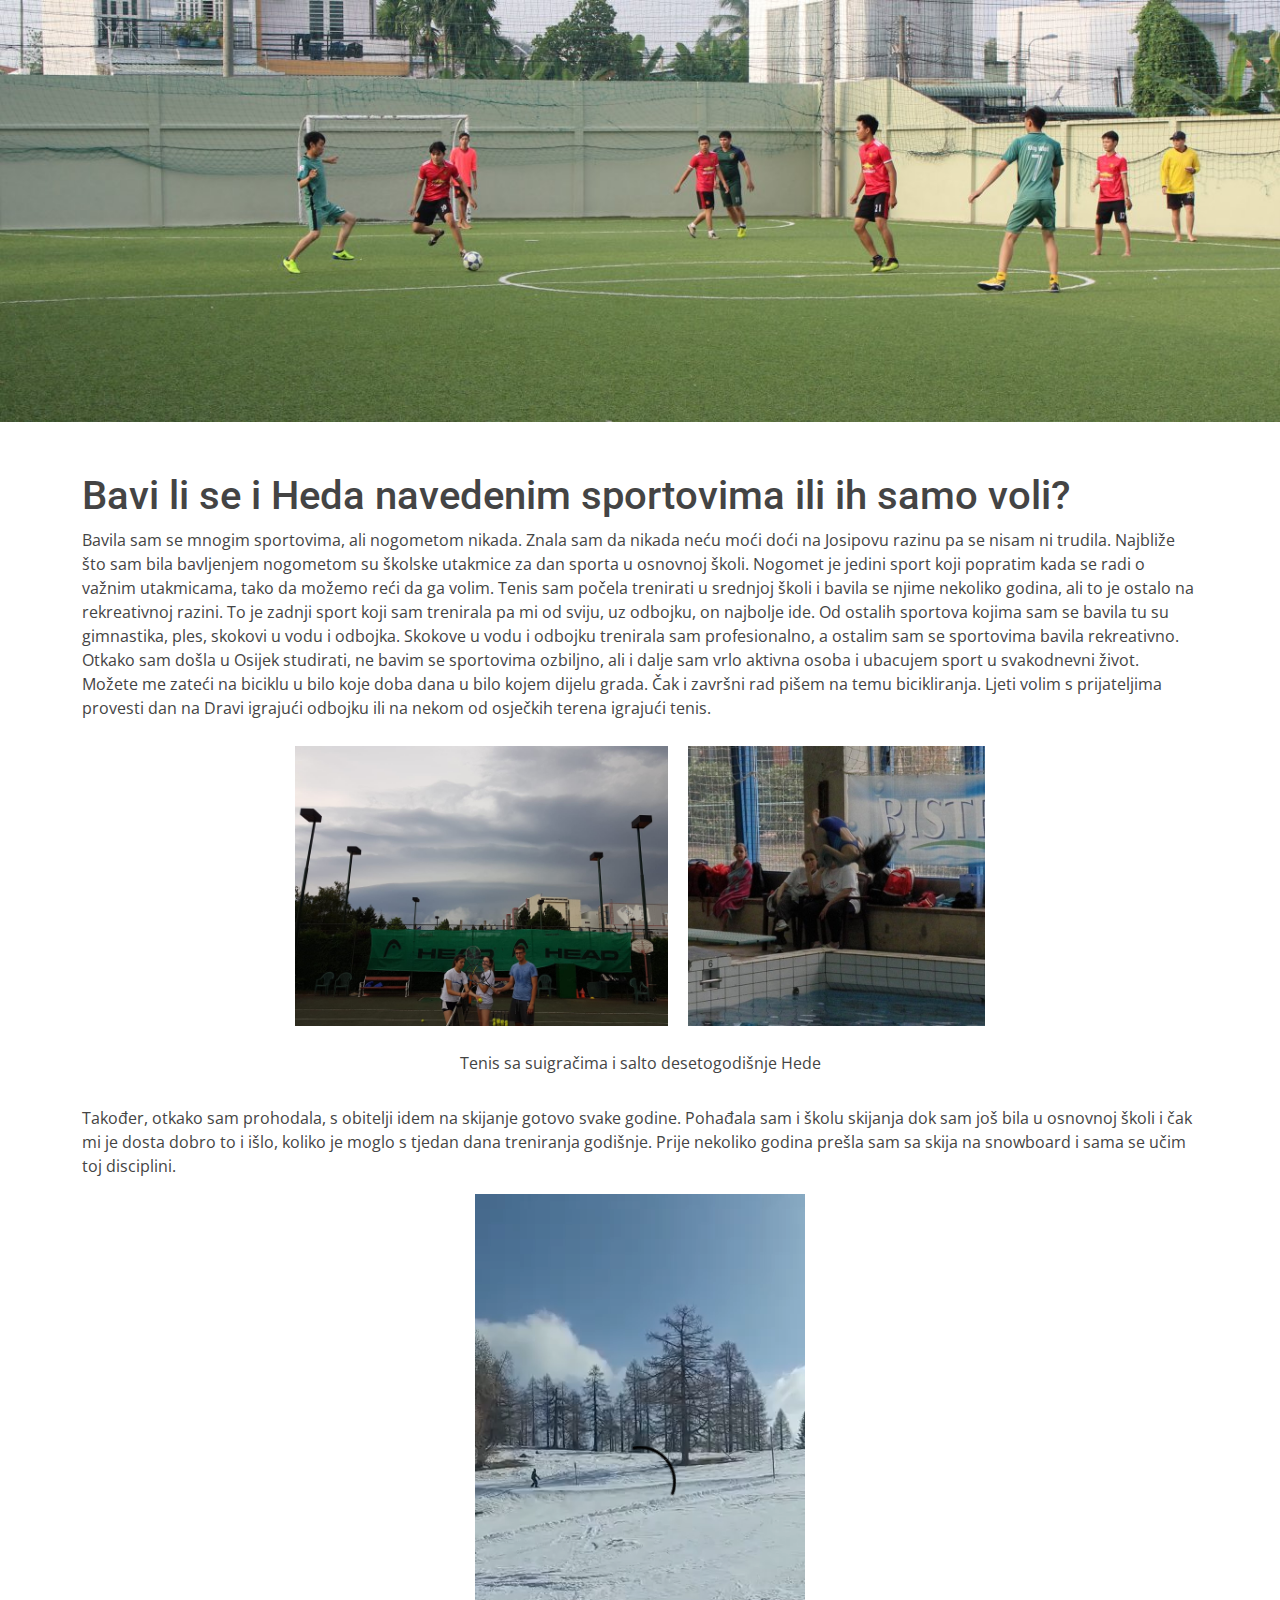
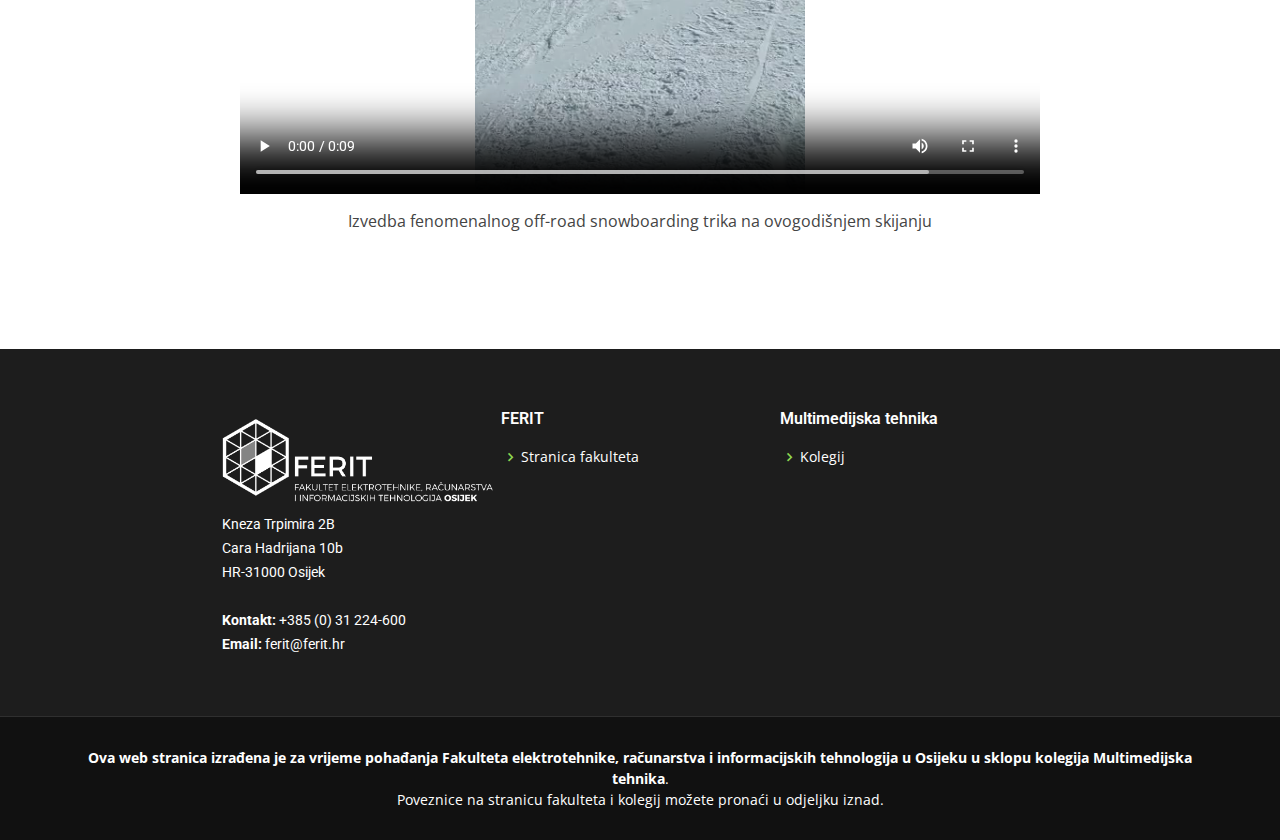
<file: heda_bavljenje.html>
<!DOCTYPE html>
<html lang="en">

<head>
  <meta charset="utf-8">
  <meta content="width=device-width, initial-scale=1.0" name="viewport">

  <title>Omiljeni sport</title>
  <meta content="" name="description">
  <meta content="" name="keywords">

  <!-- Ikone -->
  <link href="assets/img/sport_icon.png" rel="icon">
  <link href="assets/img/sport_icon.png" rel="apple-touch-icon">

  <!-- Google Fontovi -->
  <link href="https://fonts.googleapis.com/css?family=Open+Sans:300,300i,400,400i,600,600i,700,700i|Roboto:300,300i,400,400i,500,500i,600,600i,700,700i|Poppins:300,300i,400,400i,500,500i,600,600i,700,700i" rel="stylesheet">

  <!-- Vendor CSS Fileovi -->
  <link href="assets/vendor/animate.css/animate.min.css" rel="stylesheet">
  <link href="assets/vendor/bootstrap/css/bootstrap.min.css" rel="stylesheet">
  <link href="assets/vendor/bootstrap-icons/bootstrap-icons.css" rel="stylesheet">
  <link href="assets/vendor/boxicons/css/boxicons.min.css" rel="stylesheet">
  <link href="assets/vendor/glightbox/css/glightbox.min.css" rel="stylesheet">
  <link href="assets/vendor/swiper/swiper-bundle.min.css" rel="stylesheet">
  

  <!-- Poveznica sa CSS Fileom -->
  <link href="assets/css/style.css" rel="stylesheet">

 
</head>

<body>

    <div class="d-flex align-items-center justify-content-center">
    <img src="assets/img/footballbanner.jpg" class="img-fluid" alt="">
    </div>

    
      <div class="container" style="padding-top: 50px; padding-bottom: 100px;">
      
      <h1>Bavi li se i Heda navedenim sportovima ili ih samo voli?</h1>
        
          <p>Bavila sam se mnogim sportovima, ali nogometom nikada. Znala sam da nikada neću moći doći na Josipovu razinu pa se nisam ni trudila. Najbliže što sam bila bavljenjem 
              nogometom su školske utakmice za dan sporta u osnovnoj školi. Nogomet je jedini sport koji popratim kada se radi o važnim utakmicama, tako da možemo reći da ga volim. 
              Tenis sam počela trenirati u srednjoj školi i bavila se njime nekoliko godina, ali to je ostalo na rekreativnoj razini. To je zadnji sport koji sam trenirala pa mi od sviju, uz odbojku, on najbolje ide.
              Od ostalih sportova kojima sam se bavila tu su gimnastika, ples, skokovi u vodu i odbojka. Skokove u vodu i odbojku trenirala sam profesionalno, a ostalim sam se 
              sportovima bavila rekreativno. Otkako sam došla u Osijek studirati, ne bavim se sportovima ozbiljno, ali i dalje sam vrlo aktivna osoba i ubacujem sport u svakodnevni život. 
              Možete me zateći na biciklu u bilo koje doba dana u bilo kojem dijelu grada. Čak i završni rad pišem na temu bicikliranja. Ljeti volim s prijateljima provesti dan na Dravi 
              igrajući odbojku ili na nekom od osječkih terena igrajući tenis.
          </p>

      <div class="d-flex align-items-center justify-content-center">
      <img src="assets/img/tenis_heda.jpg" alt="" style="height: 300px; padding: 10px;">
      <img src="assets/img/skokovi.jpg" alt="" style="height: 300px; padding: 10px;">
      </div>
      <div class="d-flex align-items-center justify-content-center" style="padding-top: 15px; padding-bottom: 15px;">
        <p>Tenis sa suigračima i salto desetogodišnje Hede</p>
      </div>
      
      <p>Također, otkako sam prohodala, s obitelji idem na skijanje gotovo svake godine. Pohađala sam i školu skijanja dok sam još bila u osnovnoj školi
          i čak mi je dosta dobro to i išlo, koliko je moglo s tjedan dana treniranja godišnje. Prije nekoliko godina prešla sam sa skija na snowboard i sama se 
          učim toj disciplini.
        </p>
      

        <div class="d-flex align-items-center justify-content-center">
            <video width="800" height="600" controls>
              <source src="bordanje.mp4" type="video/mp4">
            </video>
        </div>
        <div class="d-flex align-items-center justify-content-center" style="padding-top: 15px;">
      <p>Izvedba fenomenalnog off-road snowboarding trika na ovogodišnjem skijanju</p>
      </div>
      
    </div>
  </div>

  </div>
</div>

  </main><!-- Kraj #main -->

<!-- ======= Footer ======= -->
<footer id="footer">
  <div class="footer-top">
    <div class="container">
      <div class="row">
        
      <div class="d-flex justify-content-center">
        <div class="col-lg-3 col-md-6">
          <img src="assets/img/logo-footer.png" class="img-fluid" alt="">
          <div class="footer-info">
            
            <p>
              Kneza Trpimira 2B<br>
              Cara Hadrijana 10b<br>
              HR-31000 Osijek<br><br>
              
              <strong>Kontakt:</strong> +385 (0) 31 224-600 <br>
              <strong>Email:</strong> ferit@ferit.hr<br>
            </p>
          </div>
        </div>

        <div class="col-lg-3 col-md-6 footer-links">
          <h4>FERIT</h4>
          <ul>
            <li><i class="bx bx-chevron-right"></i> <a href="https://www.ferit.unios.hr/">Stranica fakulteta</a></li>
          </ul>
        </div>

        <div class="col-lg-3 col-md-6 footer-links">
          <h4>Multimedijska tehnika</h4>
          <ul>
            <li><i class="bx bx-chevron-right"></i> <a href="https://www.ferit.unios.hr/upisi-i-studiji/preddiplomski-strucni-studiji#racunarstvo#SR601">Kolegij</a></li>
          </ul>
        </div>

      </div>
    </div>
  </div>
          </div>

  <div class="container">
    <div class="copyright">
      <strong><span>Ova web stranica izrađena je za vrijeme pohađanja Fakulteta elektrotehnike, računarstva i informacijskih tehnologija u Osijeku u sklopu kolegija Multimedijska tehnika</span></strong>. <br>Poveznice na stranicu fakulteta i kolegij možete pronaći u odjeljku iznad.
    </div>
  </div>
</footer><!-- Kraj Footera -->

  <a href="#" class="back-to-top d-flex align-items-center justify-content-center"><i class="bi bi-arrow-up-short"></i></a>

  <!-- Vendor JS Fileovi -->
  <script src="assets/vendor/purecounter/purecounter_vanilla.js"></script>
  <script src="assets/vendor/bootstrap/js/bootstrap.bundle.min.js"></script>
  <script src="assets/vendor/glightbox/js/glightbox.min.js"></script>
  <script src="assets/vendor/isotope-layout/isotope.pkgd.min.js"></script>
  <script src="assets/vendor/swiper/swiper-bundle.min.js"></script>
  <script src="assets/vendor/php-email-form/validate.js"></script>

  <!-- Glavni JS File -->
  <script src="assets/js/main.js"></script>

</body>

</html>
</file>
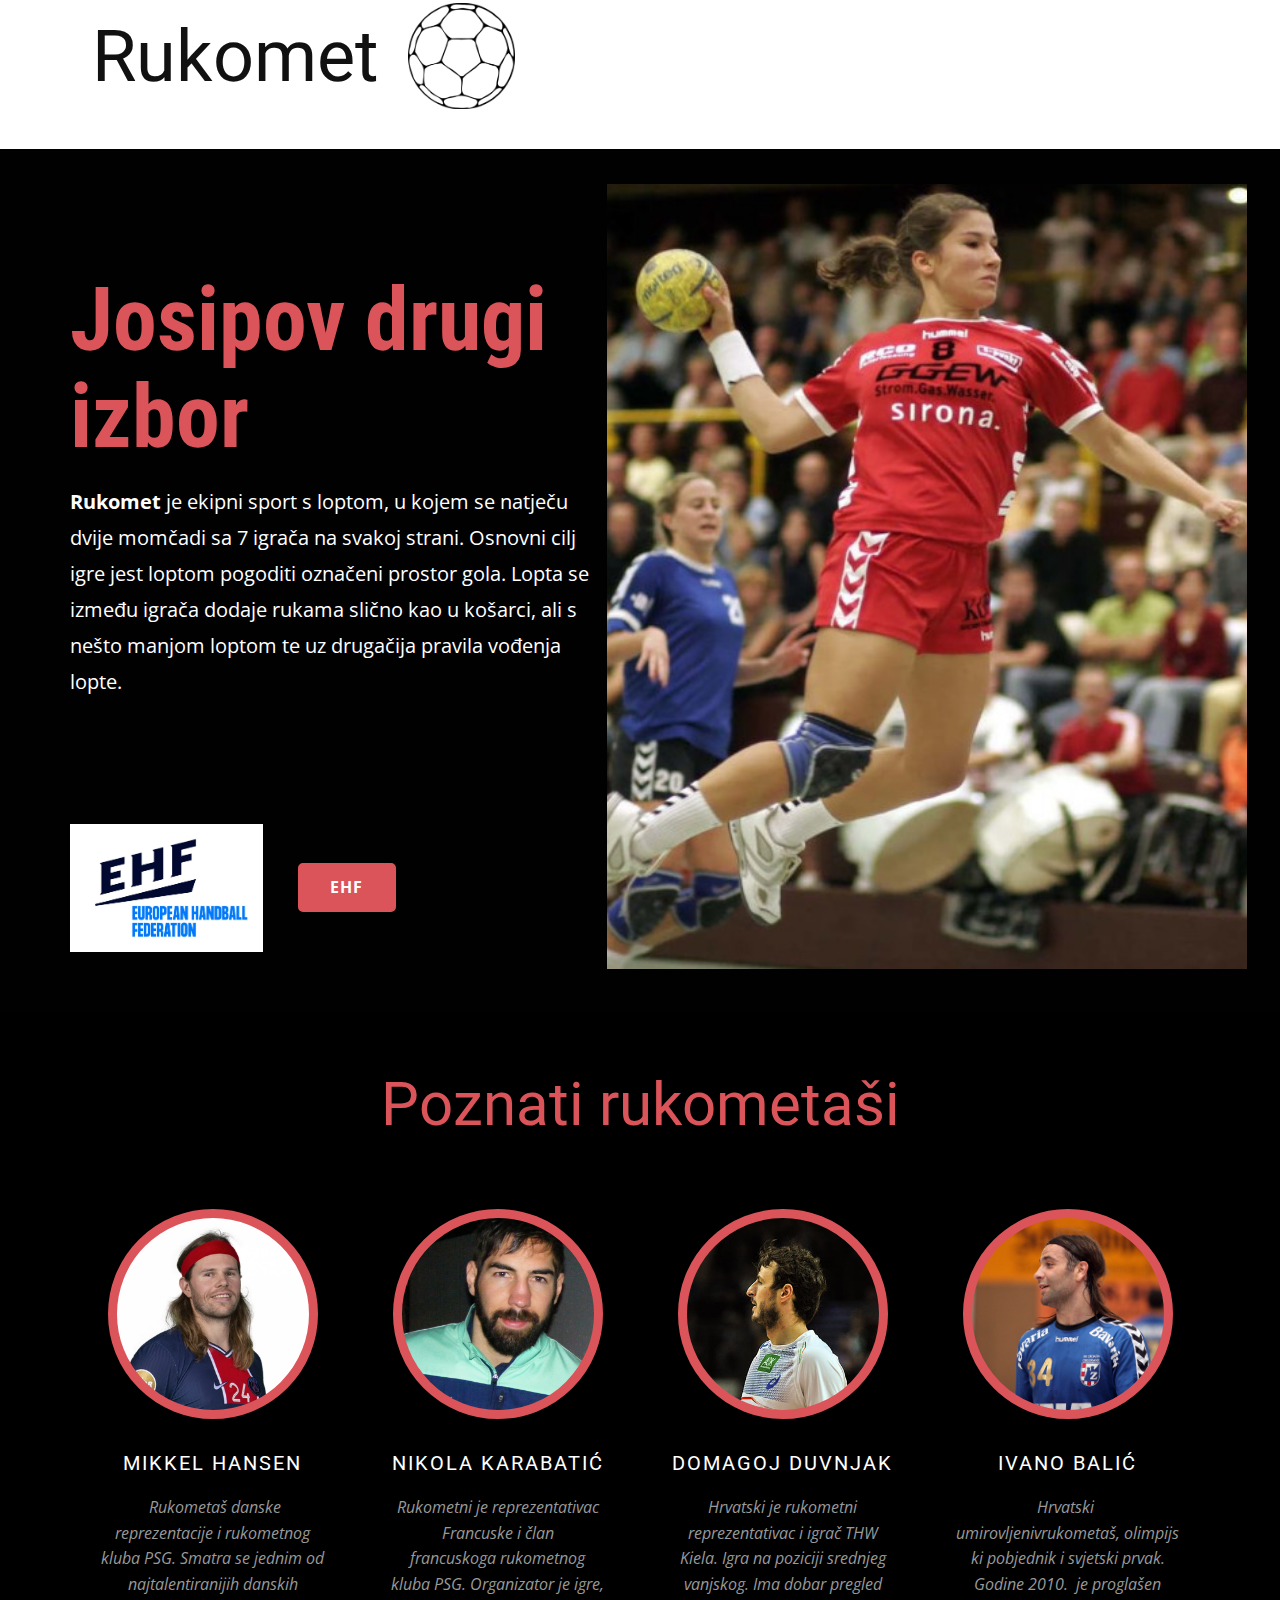
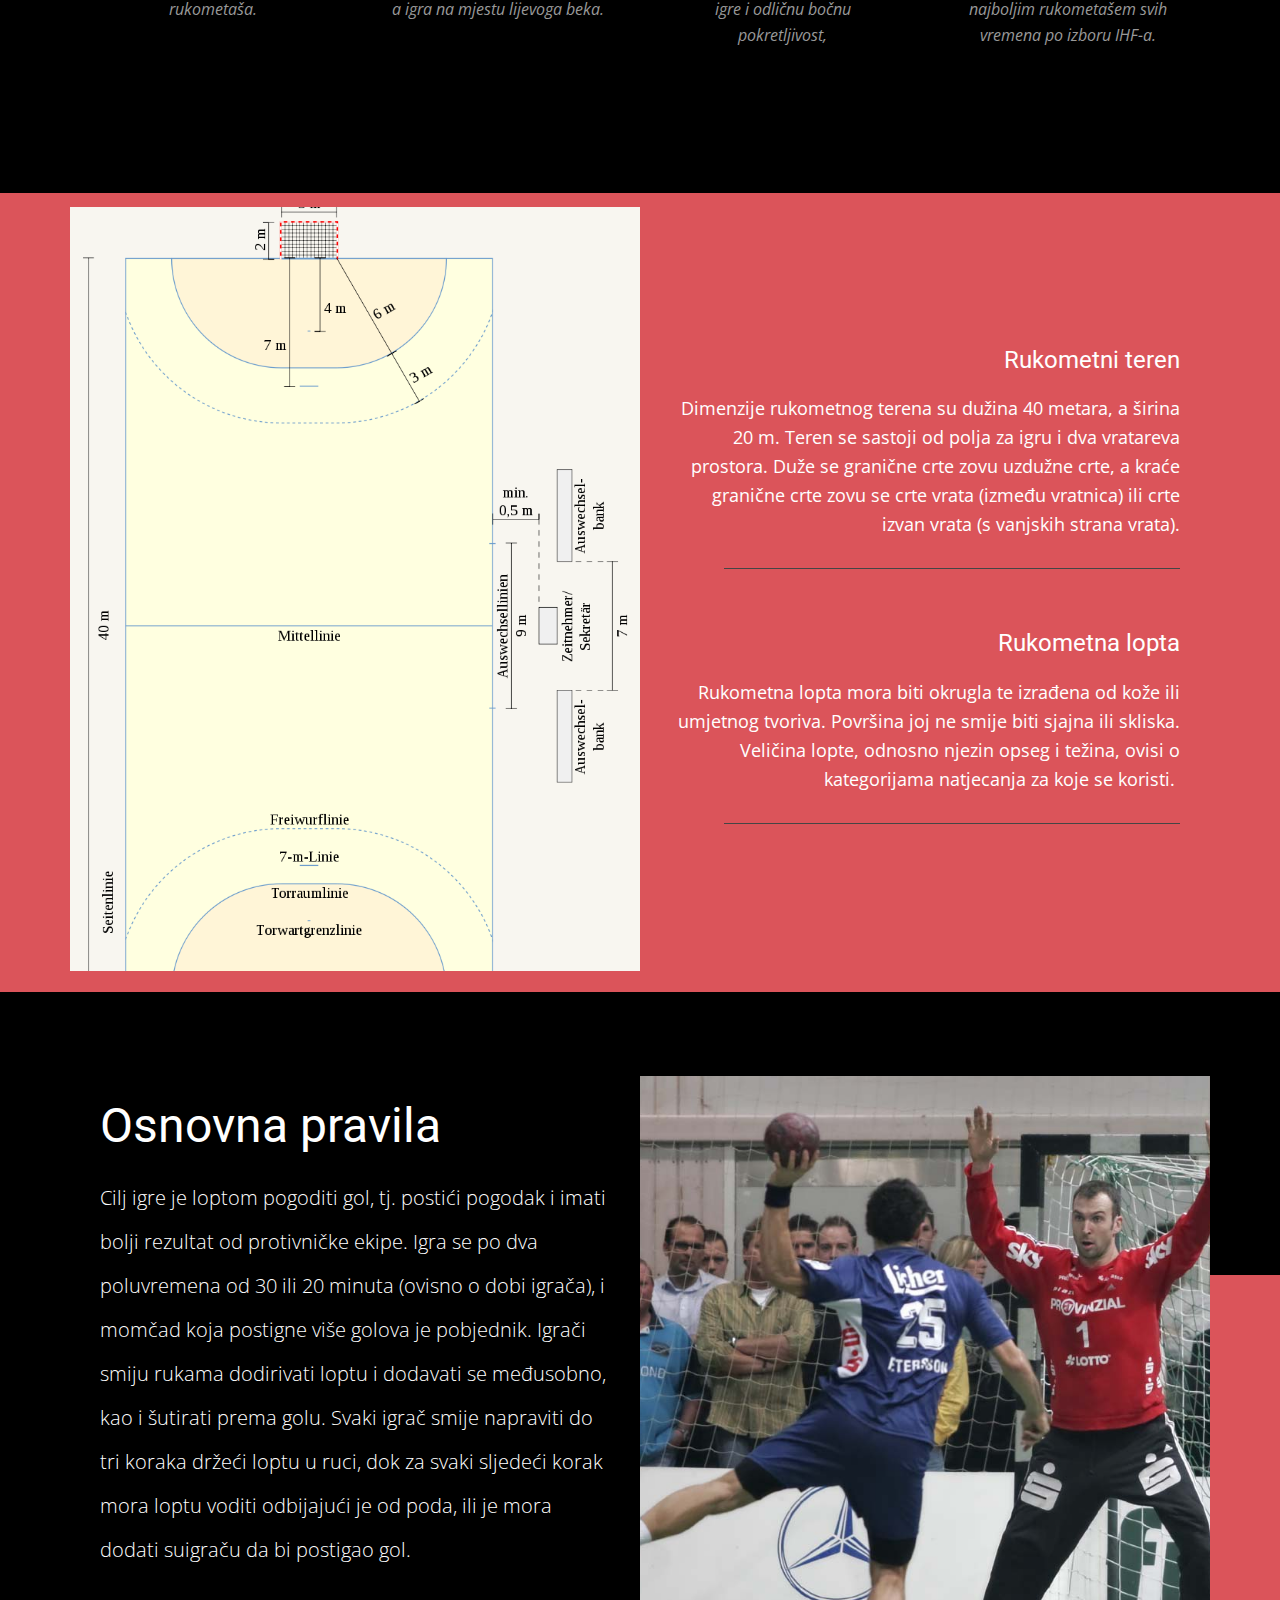
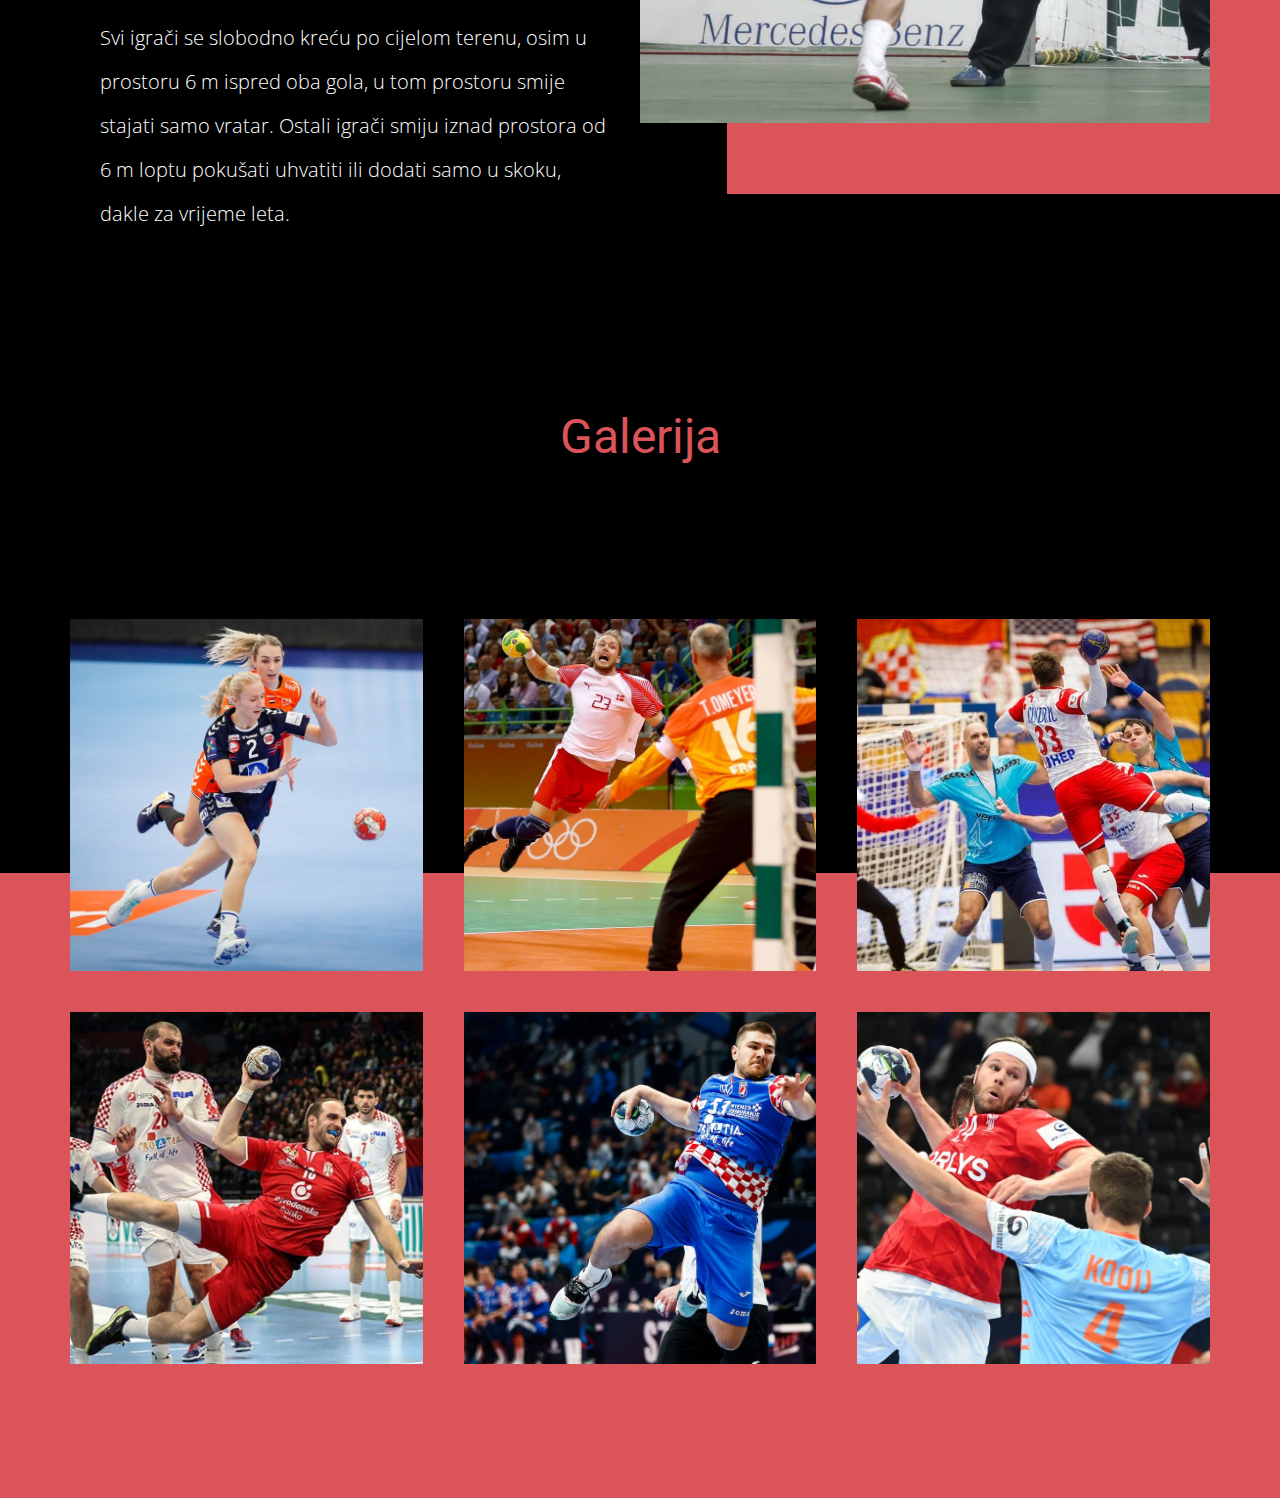
<file: Rukomet/rukomet.html>
<!DOCTYPE html>
<html style="font-size: 16px;" lang="en"><head>
    <meta name="viewport" content="width=device-width, initial-scale=1.0">
    <meta charset="utf-8">
    <meta name="keywords" content="​Dreadlocks &amp;amp; Weave Spa, ​Hair Services, About Salon, ​To book and for exact pricing please call us at 123-456-7868, mission, Why Us?, Visit Us, Contact Us">
    <meta name="description" content="">
    <title>Rukomet</title>
    <link rel="stylesheet" href="nicepage.css" media="screen">
<link rel="stylesheet" href="Page-2.css" media="screen">
    <script class="u-script" type="text/javascript" src="jquery.js" defer=""></script>
    <script class="u-script" type="text/javascript" src="nicepage.js" defer=""></script>
    <meta name="generator" content="Nicepage 5.8.13, nicepage.com">
    <link id="u-theme-google-font" rel="stylesheet" href="https://fonts.googleapis.com/css?family=Roboto:100,100i,300,300i,400,400i,500,500i,700,700i,900,900i|Open+Sans:300,300i,400,400i,500,500i,600,600i,700,700i,800,800i">
    <link id="u-page-google-font" rel="stylesheet" href="https://fonts.googleapis.com/css?family=Roboto+Condensed:300,300i,400,400i,700,700i">
    <!-- Ikone -->
  <link href="images/sport_icon.png" rel="icon">
  <link href="images/sport_icon.png" rel="apple-touch-icon">
    
    <script type="application/ld+json">{
		"@context": "http://schema.org",
		"@type": "Organization",
		"name": "",
		"logo": "images/default-logo.png"
}</script>
    <meta name="theme-color" content="#478ac9">
    <meta property="og:title" content="Page 2">
    <meta property="og:type" content="website">
  <meta data-intl-tel-input-cdn-path="intlTelInput/"></head>
  <body class="u-body u-xl-mode" data-lang="en"><header class="u-clearfix u-header u-header" id="sec-512b"><div class="u-clearfix u-sheet u-valign-middle u-sheet-1">
        <a href="https://nicepage.com" class="u-image u-logo u-image-1">
        </a>
        <nav class="u-menu u-menu-one-level u-offcanvas u-menu-1">
          <div class="menu-collapse" style="font-size: 1rem; letter-spacing: 0px;">
            <a class="u-button-style u-custom-left-right-menu-spacing u-custom-padding-bottom u-custom-top-bottom-menu-spacing u-nav-link u-text-active-palette-1-base u-text-hover-palette-2-base" href="#">
              <svg class="u-svg-link" viewBox="0 0 24 24"><use xmlns:xlink="http://www.w3.org/1999/xlink" xlink:href="#menu-hamburger"></use></svg>
              <svg class="u-svg-content" version="1.1" id="menu-hamburger" viewBox="0 0 16 16" x="0px" y="0px" xmlns:xlink="http://www.w3.org/1999/xlink" xmlns="http://www.w3.org/2000/svg"><g><rect y="1" width="16" height="2"></rect><rect y="7" width="16" height="2"></rect><rect y="13" width="16" height="2"></rect>
</g></svg>
            </a>
          </div>
        </nav>
        <h1 class="u-text u-text-1">Rukomet</h1>
        <img class="u-image u-image-contain u-image-default u-image-2" src="images/rukomet.png" alt="" data-image-width="1000" data-image-height="999">
      </div></header>
    <section class="skrollable skrollable-between u-align-left u-clearfix u-image u-section-1" id="carousel_c16d" src="" data-image-width="1980" data-image-height="1322">
      <div class="u-clearfix u-sheet u-sheet-1">
        <img class="u-image u-image-1" src="images/rukomet1.jpg" data-image-width="870" data-image-height="580">
        <h2 class="u-custom-font u-font-roboto-condensed u-text u-text-palette-2-base u-text-1"> Josipov drugi izbor</h2>
        <p class="u-large-text u-text u-text-body-alt-color u-text-variant u-text-2"><b>Rukomet</b>&nbsp;je ekipni&nbsp;sport&nbsp;s loptom, u kojem se natječu dvije momčadi sa 7 igrača na svakoj strani. Osnovni cilj igre jest loptom pogoditi označeni prostor gola. Lopta se između igrača dodaje rukama slično kao u&nbsp;košarci, ali s nešto manjom loptom te uz drugačija pravila vođenja lopte.<br>
          <br>
          <br>
        </p>
        <div class="u-align-left u-clearfix u-expanded-width-xs u-layout-custom-sm u-layout-custom-xs u-layout-wrap u-layout-wrap-1">
          <div class="u-layout">
            <div class="u-layout-row">
              <div class="u-align-left u-container-style u-image u-layout-cell u-right-cell u-size-25-lg u-size-25-md u-size-25-xl u-size-30-sm u-size-60-xs u-image-2" data-image-width="1200" data-image-height="630">
                <div class="u-container-layout u-container-layout-1"></div>
              </div>
              <div class="u-align-left u-container-style u-layout-cell u-left-cell u-size-30-sm u-size-35-lg u-size-35-md u-size-35-xl u-size-60-xs u-layout-cell-2">
                <div class="u-container-layout u-valign-middle u-container-layout-2">
                  <a href="https://www.eurohandball.com/" class="u-active-white u-border-2 u-border-palette-2-base u-btn u-btn-round u-button-style u-hover-white u-palette-2-base u-radius-5 u-btn-1">EHF<br>
                  </a>
                </div>
              </div>
            </div>
          </div>
        </div>
      </div>
    </section>
    <section class="u-align-center u-black u-clearfix u-container-align-center-md u-container-align-center-sm u-container-align-center-xs u-section-2" id="carousel_c72b">
      <div class="u-clearfix u-sheet u-sheet-1">
        <h2 class="u-text u-text-default u-text-palette-2-base u-text-1"> Poznati rukometaši</h2>
        <div class="u-expanded-width u-list u-list-1">
          <div class="u-repeater u-repeater-1">
            <div class="u-align-center u-container-align-center-lg u-container-align-center-md u-container-align-center-sm u-container-align-center-xs u-container-style u-list-item u-repeater-item u-shape-rectangle">
              <div class="u-container-layout u-similar-container u-valign-top u-container-layout-1">
                <div alt="" class="u-border-9 u-border-palette-2-base u-image u-image-circle u-image-1" data-image-width="600" data-image-height="600"></div>
                <h4 class="u-text u-text-2">Mikkel hansen</h4>
                <p class="u-text u-text-grey-40 u-text-3">&nbsp;Rukometaš danske reprezentacije&nbsp;i rukometnog kluba&nbsp;PSG. Smatra se jednim od najtalentiranijih danskih rukometaša.</p>
              </div>
            </div>
            <div class="u-align-center u-container-align-center-lg u-container-align-center-md u-container-align-center-sm u-container-align-center-xs u-container-style u-list-item u-repeater-item u-shape-rectangle">
              <div class="u-container-layout u-similar-container u-valign-top u-container-layout-2">
                <div alt="" class="u-border-9 u-border-palette-2-base u-image u-image-circle u-image-2" data-image-width="1356" data-image-height="1572"></div>
                <h4 class="u-text u-text-4"> Nikola karabatić</h4>
                <p class="u-text u-text-grey-40 u-text-5">Rukometni je reprezentativac Francuske i član francuskoga&nbsp;rukometnog kluba&nbsp;PSG. Organizator je igre, a igra na mjestu lijevoga beka.</p>
              </div>
            </div>
            <div class="u-align-center u-container-align-center-lg u-container-align-center-md u-container-align-center-sm u-container-align-center-xs u-container-style u-list-item u-repeater-item u-shape-rectangle">
              <div class="u-container-layout u-similar-container u-valign-top u-container-layout-3">
                <div alt="" class="u-border-9 u-border-palette-2-base u-image u-image-circle u-image-3" data-image-width="330" data-image-height="372"></div>
                <h4 class="u-text u-text-6">Domagoj duvnjak</h4>
                <p class="u-text u-text-grey-40 u-text-7">Hrvatski je rukometni reprezentativac i igrač&nbsp;THW Kiela.&nbsp;Igra na poziciji srednjeg vanjskog. Ima dobar pregled igre i odličnu bočnu pokretljivost,</p>
              </div>
            </div>
            <div class="u-align-center u-container-align-center-lg u-container-align-center-md u-container-align-center-sm u-container-align-center-xs u-container-style u-list-item u-repeater-item u-shape-rectangle">
              <div class="u-container-layout u-similar-container u-valign-top u-container-layout-4">
                <div alt="" class="u-border-9 u-border-palette-2-base u-image u-image-circle u-image-4" data-image-width="800" data-image-height="800"></div>
                <h4 class="u-text u-text-8">Ivano balić</h4>
                <p class="u-text u-text-grey-40 u-text-9">Hrvatski&nbsp; umirovljenivrukometaš,&nbsp;olimpijski&nbsp;pobjednik i&nbsp;svjetski prvak. Godine&nbsp;2010.&nbsp;&nbsp;je proglašen najboljim rukometašem svih vremena po izboru&nbsp;IHF-a.</p>
              </div>
            </div>
          </div>
        </div>
      </div>
    </section>
    <section class="u-clearfix u-palette-2-base u-section-3" id="carousel_ad1d">
      <div class="u-clearfix u-sheet u-sheet-1">
        <div class="u-clearfix u-expanded-width u-layout-wrap u-layout-wrap-1">
          <div class="u-layout">
            <div class="u-layout-row">
              <div class="u-align-center u-container-style u-image u-layout-cell u-right-cell u-size-30 u-image-1" data-image-width="800" data-image-height="1265">
                <div class="u-container-layout u-container-layout-1"></div>
              </div>
              <div class="u-align-right u-container-align-right u-container-style u-layout-cell u-left-cell u-size-30 u-layout-cell-2">
                <div class="u-container-layout u-container-layout-2">
                  <h4 class="u-align-right u-text u-text-default u-text-1">Rukometni teren</h4>
                  <p class="u-align-right u-text u-text-2">Dimenzije rukometnog terena su dužina 40 metara, a širina 20 m. Teren se sastoji od polja za igru i dva vratareva prostora. Duže se granične crte zovu uzdužne crte, a kraće granične crte zovu se crte vrata (između vratnica) ili crte izvan vrata (s vanjskih strana vrata).</p>
                  <div class="u-align-right u-border-1 u-border-grey-dark-1 u-line u-line-horizontal u-line-1"></div>
                  <h4 class="u-align-right u-text u-text-default u-text-3">Rukometna lopta</h4>
                  <p class="u-align-right u-text u-text-4"> Rukometna lopta mora biti okrugla te izrađena od kože ili umjetnog tvoriva. Površina joj ne smije biti sjajna ili skliska. Veličina lopte, odnosno njezin opseg i težina, ovisi o kategorijama natjecanja za koje se koristi.&nbsp;</p>
                  <div class="u-align-right u-border-1 u-border-grey-dark-1 u-line u-line-horizontal u-line-2"></div>
                </div>
              </div>
            </div>
          </div>
        </div>
      </div>
    </section>
    <section class="u-black u-clearfix u-valign-middle-lg u-valign-middle-xl u-valign-middle-xs u-section-4" id="carousel_74c8">
      <div class="u-palette-2-base u-shape u-shape-rectangle u-shape-1"></div>
      <div class="u-clearfix u-layout-wrap u-layout-wrap-1">
        <div class="u-layout">
          <div class="u-layout-row">
            <div class="u-container-align-left u-container-style u-layout-cell u-size-30-lg u-size-30-xl u-size-60-md u-size-60-sm u-size-60-xs u-layout-cell-1">
              <div class="u-container-layout u-container-layout-1">
                <h2 class="u-align-left u-text u-text-1">Osnovna pravila</h2>
                <p class="u-align-left u-text u-text-2">Cilj igre je loptom pogoditi gol, tj. postići pogodak i imati bolji rezultat od protivničke ekipe. Igra se po dva poluvremena od 30 ili 20 minuta&nbsp;(ovisno o dobi igrača), i momčad koja postigne više golova je pobjednik. Igrači smiju rukama dodirivati loptu i dodavati se međusobno, kao i šutirati prema golu. Svaki igrač smije napraviti do tri koraka držeći loptu u ruci, dok za svaki sljedeći korak mora loptu voditi odbijajući je od poda, ili je mora dodati suigraču da bi postigao gol.<br>
                  <br>Svi igrači se slobodno kreću po cijelom terenu, osim u prostoru 6 m ispred oba gola, u tom prostoru smije stajati samo vratar. Ostali igrači smiju iznad prostora od 6 m loptu pokušati uhvatiti ili dodati samo u skoku, dakle za vrijeme leta.<br>
                </p>
              </div>
            </div>
            <div class="u-container-style u-layout-cell u-size-30-lg u-size-30-xl u-size-60-md u-size-60-sm u-size-60-xs u-layout-cell-2">
              <div class="u-container-layout u-container-layout-2">
                <img class="u-expanded-width-lg u-expanded-width-xl u-image u-image-default u-image-1" src="images/Pravilarukometa.jpg" alt="" data-image-width="1024" data-image-height="840">
              </div>
            </div>
          </div>
        </div>
      </div>
    </section>
    <section class="u-align-center u-clearfix u-palette-2-base u-section-5" id="carousel_bdc9">
      <div class="u-black u-expanded-width u-shape u-shape-rectangle u-shape-1"></div>
      <div class="u-align-center u-container-style u-group u-shape-rectangle u-group-1">
        <div class="u-container-layout u-valign-middle-md u-valign-middle-sm u-valign-middle-xs">
          <h2 class="u-align-center u-text u-text-palette-2-base u-text-1"> Galerija</h2>
        </div>
      </div>
      <div class="u-gallery u-layout-grid u-lightbox u-show-text-on-hover u-gallery-1">
        <div class="u-gallery-inner u-gallery-inner-1">
          <div class="u-effect-fade u-effect-hover-zoom u-gallery-item u-shape-rectangle">
            <div class="u-back-slide" data-image-width="1020" data-image-height="720">
              <img class="u-back-image u-expanded" src="images/galerija1.jpg">
            </div>
            <div class="u-over-slide u-shading u-over-slide-1">
              <h3 class="u-gallery-heading"></h3>
              <p class="u-gallery-text"></p>
            </div>
          </div>
          <div class="u-effect-fade u-effect-hover-zoom u-gallery-item u-shape-rectangle">
            <div class="u-back-slide" data-image-width="1280" data-image-height="720">
              <img class="u-back-image u-expanded" src="images/galerija2.jpg">
            </div>
            <div class="u-over-slide u-shading u-over-slide-2">
              <h3 class="u-gallery-heading"></h3>
              <p class="u-gallery-text"></p>
            </div>
          </div>
          <div class="u-effect-fade u-effect-hover-zoom u-gallery-item u-shape-rectangle">
            <div class="u-back-slide" data-image-width="827" data-image-height="478">
              <img class="u-back-image u-expanded" src="images/galerija3.jpg">
            </div>
            <div class="u-over-slide u-shading u-over-slide-3">
              <h3 class="u-gallery-heading"></h3>
              <p class="u-gallery-text"></p>
            </div>
          </div>
          <div class="u-effect-fade u-effect-hover-zoom u-gallery-item u-shape-rectangle">
            <div class="u-back-slide" data-image-width="1280" data-image-height="720">
              <img class="u-back-image u-expanded" src="images/galerija4.jpg">
            </div>
            <div class="u-over-slide u-shading u-over-slide-4">
              <h3 class="u-gallery-heading"></h3>
              <p class="u-gallery-text"></p>
            </div>
          </div>
          <div class="u-effect-fade u-effect-hover-zoom u-gallery-item u-shape-rectangle">
            <div class="u-back-slide" data-image-width="1200" data-image-height="800">
              <img class="u-back-image u-expanded" src="images/galerija5.jpg">
            </div>
            <div class="u-over-slide u-shading u-over-slide-5">
              <h3 class="u-gallery-heading"></h3>
              <p class="u-gallery-text"></p>
            </div>
          </div>
          <div class="u-effect-fade u-effect-hover-zoom u-gallery-item u-shape-rectangle">
            <div class="u-back-slide" data-image-width="1120" data-image-height="746">
              <img class="u-back-image u-expanded" src="images/galerija6.jpeg">
            </div>
            <div class="u-over-slide u-shading u-over-slide-6">
              <h3 class="u-gallery-heading"></h3>
              <p class="u-gallery-text"></p>
            </div>
          </div>
        </div>
      </div>
    </section>
    
</body></html>
</file>
<file: assets/css/style.css>
.naslov{
    text-align: center;
}

#slike{
    margin: 3%;
}


body {
  font-family: "Open Sans", sans-serif;
  color: #444444;
}

a {
  color: #5c9f24;
  text-decoration: none;
}

a:hover {
  color: #74c92d;
  text-decoration: none;
}

h1,
h2,
h3,
h4,
h5,
h6 {
  font-family: "Roboto", sans-serif;
}

/*--------------------------------------------------------------
# Back to top button
--------------------------------------------------------------*/
.back-to-top {
  position: fixed;
  visibility: hidden;
  opacity: 0;
  right: 15px;
  bottom: 15px;
  z-index: 996;
  background: #5c9f24;
  width: 40px;
  height: 40px;
  border-radius: 4px;
  transition: all 0.4s;
}

.back-to-top i {
  font-size: 28px;
  color: #fff;
  line-height: 0;
}

.back-to-top:hover {
  background: #6fc02c;
  color: #fff;
}

.back-to-top.active {
  visibility: visible;
  opacity: 1;
}

/*--------------------------------------------------------------
# Header
--------------------------------------------------------------*/
#header {
  background: rgba(0, 0, 0, 0.75);
  transition: all 0.5s;
  z-index: 997;
  height: 80px;
}

#header .logo {
  font-size: 28px;
  margin: 0;
  padding: 0;
  line-height: 1;
  font-weight: 700;
  letter-spacing: 1px;
  text-transform: uppercase;
}

#header .logo a {
  color: #fff;
}

#header .logo img {
  max-height: 40px;
}

/*--------------------------------------------------------------
# Navigation Menu
--------------------------------------------------------------*/
/**
* Desktop Navigation 
*/
.navbar {
  padding: 0;
}

.navbar ul {
  margin: 0;
  padding: 0;
  display: flex;
  list-style: none;
  align-items: center;
}

.navbar li {
  position: relative;
}

.navbar>ul>li {
  white-space: nowrap;
  padding: 10px 0 10px 22px;
}

.navbar a,
.navbar a:focus {
  display: flex;
  align-items: center;
  justify-content: space-between;
  padding: 0 4px;
  font-family: "Roboto", sans-serif;
  font-size: 14px;
  font-weight: 500;
  color: rgba(255, 255, 255, 0.7);
  white-space: nowrap;
  transition: 0.3s;
  text-transform: uppercase;
  position: relative;
}

.navbar a i,
.navbar a:focus i {
  font-size: 12px;
  line-height: 0;
  margin-left: 5px;
}

.navbar>ul>li>a:before {
  content: "";
  position: absolute;
  width: 100%;
  height: 2px;
  bottom: -6px;
  left: 0;
  background-color: #5c9f24;
  visibility: hidden;
  width: 0px;
  transition: all 0.3s ease-in-out 0s;
}

.navbar a:hover:before,
.navbar li:hover>a:before,
.navbar .active:before {
  visibility: visible;
  width: 100%;
}

.navbar a:hover,
.navbar .active,
.navbar .active:focus,
.navbar li:hover>a {
  color: #fff;
}

.navbar .getstarted,
.navbar .getstarted:focus {
  padding: 8px 25px;
  margin-left: 12px;
  border-radius: 4px;
  color: #fff;
  font-weight: 400;
  font-family: "Poppins", sans-serif;
  border: 2px solid #5c9f24;
}

.navbar .getstarted:hover,
.navbar .getstarted:focus:hover {
  color: #fff;
  background: #5c9f24;
}

.navbar .getstarted:hover:before,
.navbar li:hover>.getstarted:before {
  visibility: hidden;
}

.navbar .dropdown ul {
  display: block;
  position: absolute;
  left: 22px;
  top: calc(100% + 30px);
  margin: 0;
  padding: 10px 0;
  z-index: 99;
  opacity: 0;
  visibility: hidden;
  background: #fff;
  box-shadow: 0px 0px 30px rgba(127, 137, 161, 0.25);
  transition: 0.3s;
}

.navbar .dropdown ul li {
  min-width: 200px;
}

.navbar .dropdown ul a {
  padding: 10px 20px;
  font-size: 14px;
  font-weight: 500;
  text-transform: none;
  color: #2a2a2a;
}

.navbar .dropdown ul a i {
  font-size: 12px;
}

.navbar .dropdown ul a:hover,
.navbar .dropdown ul .active:hover,
.navbar .dropdown ul li:hover>a {
  color: #5c9f24;
}

.navbar .dropdown:hover>ul {
  opacity: 1;
  top: 100%;
  visibility: visible;
}

.navbar .dropdown .dropdown ul {
  top: 0;
  left: calc(100% - 30px);
  visibility: hidden;
}

.navbar .dropdown .dropdown:hover>ul {
  opacity: 1;
  top: 0;
  left: 100%;
  visibility: visible;
}

@media (max-width: 1366px) {
  .navbar .dropdown .dropdown ul {
    left: -90%;
  }

  .navbar .dropdown .dropdown:hover>ul {
    left: -100%;
  }
}

/**
* Mobile Navigation 
*/
.mobile-nav-toggle {
  color: #fff;
  font-size: 28px;
  cursor: pointer;
  display: none;
  line-height: 0;
  transition: 0.5s;
}

.mobile-nav-toggle.bi-x {
  color: #5c9f24;
}

@media (max-width: 991px) {
  .mobile-nav-toggle {
    display: block;
  }

  .navbar ul {
    display: none;
  }
}

.navbar-mobile {
  position: fixed;
  overflow: hidden;
  top: 0;
  right: 0;
  left: 0;
  bottom: 0;
  background: rgba(17, 17, 17, 0.9);
  transition: 0.3s;
  z-index: 999;
}

.navbar-mobile .mobile-nav-toggle {
  position: absolute;
  top: 15px;
  right: 15px;
}

.navbar-mobile ul {
  display: block;
  position: absolute;
  top: 55px;
  right: 15px;
  bottom: 15px;
  left: 15px;
  padding: 10px 0;
  background-color: #fff;
  overflow-y: auto;
  transition: 0.3s;
}

.navbar-mobile a,
.navbar-mobile a:focus {
  padding: 10px 20px;
  font-size: 15px;
  color: #2a2a2a;
}

.navbar-mobile a:hover,
.navbar-mobile .active,
.navbar-mobile li:hover>a {
  color: #5c9f24;
}

.navbar-mobile>ul>li {
  white-space: nowrap;
  padding: 0;
}

.navbar-mobile a:hover:before,
.navbar-mobile li:hover>a:before,
.navbar-mobile .active:before {
  visibility: hidden;
}

.navbar-mobile .getstarted,
.navbar-mobile .getstarted:focus {
  margin: 15px;
  color: #5c9f24;
  padding-left: 15px;
}

.navbar-mobile .dropdown ul {
  position: static;
  display: none;
  margin: 10px 20px;
  padding: 10px 0;
  z-index: 99;
  opacity: 1;
  visibility: visible;
  background: #fff;
  box-shadow: 0px 0px 30px rgba(127, 137, 161, 0.25);
}

.navbar-mobile .dropdown ul li {
  min-width: 200px;
}

.navbar-mobile .dropdown ul a {
  padding: 10px 20px;
}

.navbar-mobile .dropdown ul a i {
  font-size: 12px;
}

.navbar-mobile .dropdown ul a:hover,
.navbar-mobile .dropdown ul .active:hover,
.navbar-mobile .dropdown ul li:hover>a {
  color: #5c9f24;
}

.navbar-mobile .dropdown>.dropdown-active {
  display: block;
}

/*--------------------------------------------------------------
# Carousel Sekcija
--------------------------------------------------------------*/
#hero {
  width: 100%;
  height: 100vh;
  background-color: rgba(17, 17, 17, 0.8);
  overflow: hidden;
  padding: 0;
}

#hero .carousel-item {
  width: 100%;
  height: 100vh;
  background-size: cover;
  background-position: center;
  background-repeat: no-repeat;
  position: relative;
  transition: 0.3;
}

#hero .carousel-item::before {
  content: "";
  background-color: rgba(0, 0, 0, 0.5);
  position: absolute;
  top: 0;
  right: 0;
  left: 0;
  bottom: 0;
}

#hero .carousel-container {
  display: flex;
  justify-content: center;
  align-items: center;
  position: absolute;
  bottom: 0;
  top: 0;
  left: 0;
  right: 0;
}

#hero .carousel-content {
  text-align: center;
}

#hero h2 {
  color: #fff;
  margin-bottom: 30px;
  font-size: 48px;
  font-weight: 700;
}

#hero h2 span {
  color: #5c9f24;
}

#hero p {
  width: 80%;
  -webkit-animation-delay: 0.4s;
  animation-delay: 0.4s;
  margin: 0 auto 30px auto;
  color: #fff;
}

#hero .carousel-inner .carousel-item {
  transition-property: opacity;
  background-position: center top;
}

#hero .carousel-inner .carousel-item,
#hero .carousel-inner .active.carousel-item-start,
#hero .carousel-inner .active.carousel-item-end {
  opacity: 0;
}

#hero .carousel-inner .active,
#hero .carousel-inner .carousel-item-next.carousel-item-start,
#hero .carousel-inner .carousel-item-prev.carousel-item-end {
  opacity: 1;
  transition: 0.5s;
}

#hero .carousel-inner .carousel-item-next,
#hero .carousel-inner .carousel-item-prev,
#hero .carousel-inner .active.carousel-item-start,
#hero .carousel-inner .active.carousel-item-end {
  left: 0;
  transform: translate3d(0, 0, 0);
}

#hero .carousel-control-next-icon,
#hero .carousel-control-prev-icon {
  background: none;
  font-size: 30px;
  line-height: 0;
  width: auto;
  height: auto;
  background: rgba(255, 255, 255, 0.2);
  border-radius: 50px;
  transition: 0.3s;
  color: rgba(255, 255, 255, 0.5);
  width: 54px;
  height: 54px;
  display: flex;
  align-items: center;
  justify-content: center;
}

#hero .carousel-control-next-icon:hover,
#hero .carousel-control-prev-icon:hover {
  background: rgba(255, 255, 255, 0.3);
  color: rgba(255, 255, 255, 0.8);
}

#hero .carousel-indicators li {
  cursor: pointer;
  background: #fff;
  overflow: hidden;
  border: 0;
  width: 12px;
  height: 12px;
  border-radius: 50px;
  opacity: 0.6;
  transition: 0.3s;
}

#hero .carousel-indicators li.active {
  opacity: 1;
  background: #5c9f24;
}

#hero .btn-get-started {
  font-family: "Roboto", sans-serif;
  font-weight: 400;
  font-size: 14px;
  letter-spacing: 1px;
  display: inline-block;
  padding: 10px 32px 12px 32px;
  border-radius: 4px;
  transition: 0.5s;
  line-height: 1;
  margin: 10px;
  color: #fff;
  -webkit-animation-delay: 0.8s;
  animation-delay: 0.8s;
  text-transform: uppercase;
  border: 2px solid #5c9f24;
  background: #5c9f24;
}

#hero .btn-get-started:hover {
  background: #6ab82a;
  border-color: #6ab82a;
  color: #fff;
}

@media (max-width: 768px) {
  #hero h2 {
    font-size: 28px;
  }
}

@media (min-width: 1024px) {
  #hero p {
    width: 60%;
  }

  #hero .carousel-control-prev,
  #hero .carousel-control-next {
    width: 5%;
  }
}

/*--------------------------------------------------------------
# Sections General
--------------------------------------------------------------*/
section {
  padding: 60px 0;
}

.section-bg {
  background-color: #f1f1f1;
}

.section-title {
  text-align: center;
  padding-bottom: 30px;
}

.section-title h2 {
  font-size: 32px;
  font-weight: bold;
  text-transform: uppercase;
  margin-bottom: 20px;
  padding-bottom: 0;
  color: #5c9f24;
}

.section-title p {
  margin-bottom: 0;
}

/*--------------------------------------------------------------
# Općenito sekcija
--------------------------------------------------------------*/
.about .content {
  padding: 30px 0;
}

.about .content h3 {
  font-weight: 700;
  font-size: 34px;
}

.about .content p {
  margin-bottom: 0;
}

.about .content .icon-box {
  margin-top: 25px;
}

.about .content .icon-box h4 {
  font-size: 20px;
  font-weight: 700;
  margin: 5px 0 10px 60px;
}

.about .content .icon-box i {
  font-size: 48px;
  float: left;
  color: #5c9f24;
}

.about .content .icon-box p {
  font-size: 15px;
  color: #848484;
  margin-left: 60px;
}

.about .image {
  background: url("../img/općenito.jpg") center center no-repeat;
  background-size: cover;
  justify-content: center;
  background-size: 550px;
}

.about2 .image {
  background: url("../img/serena.bmp") center center no-repeat;
  background-size: cover;
  justify-content: center;
  background-size: 550px;
}

/*--------------------------------------------------------------
# Counteri
--------------------------------------------------------------*/
.counts {
  padding: 0 0 30px 0;
}

.counts .count-box {
  padding: 30px;
  width: 100%;
}

.counts .count-box i {
  display: block;
  font-size: 44px;
  color: #5c9f24;
  float: left;
  line-height: 0;
}

.counts .count-box span {
  font-size: 48px;
  line-height: 40px;
  display: block;
  font-weight: 700;
  color: #2a2a2a;
  margin-left: 60px;
}

.counts .count-box p {
  padding: 15px 0 0 0;
  margin: 0 0 0 60px;
  font-family: "Roboto", sans-serif;
  font-size: 14px;
  color: #505050;
}

.counts .count-box a {
  font-weight: 600;
  display: block;
  margin-top: 20px;
  color: #505050;
  font-size: 15px;
  font-family: "Poppins", sans-serif;
  transition: ease-in-out 0.3s;
}

.counts .count-box a:hover {
  color: #777777;
}

/*--------------------------------------------------------------
# Podaci o studentima sekcija
--------------------------------------------------------------*/
.clients {
  padding: 15px 0;
  text-align: center;
  
}

.clients img {
  max-width: 30%;
  transition: all 0.4s ease-in-out;
  display: inline-block;
  padding: 15px 0;
  filter: grayscale(100);
}

.clients img:hover {
  filter: none;
  transform: scale(1.20);
}

@media (max-width: 768px) {
  .clients img {
    max-width: 40%;
  }
}

/*--------------------------------------------------------------
# Nogomet u Hrvatskoj
--------------------------------------------------------------*/
.why-us .box {
  padding: 50px 30px;
  box-shadow: 0px 2px 15px rgba(0, 0, 0, 0.1);
  transition: all ease-in-out 0.3s;
}

.why-us .box span {
  display: block;
  font-size: 28px;
  font-weight: 700;
  color: #8ed851;

}

.why-us .box h4 {
  font-size: 24px;
  font-weight: 600;
  padding: 0;
  margin: 20px 0;
  color: #2a2a2a;
}

.why-us .box p {
  color: #aaaaaa;
  font-size: 15px;
  margin: 0;
  padding: 0;
}

.why-us .box:hover {
  background: #5c9f24;
  padding: 30px 30px 70px 30px;
  box-shadow: 10px 15px 30px rgba(0, 0, 0, 0.18);
}

.why-us .box:hover span,
.why-us .box:hover h4,
.why-us .box:hover p {
  color: #fff;
}

/*--------------------------------------------------------------
# Formacije
--------------------------------------------------------------*/
.team {
  background: #fff;
  padding: 60px 0;
}

.team .member {
  text-align: center;
  margin-bottom: 20px;
  background: #343a40;
  position: relative;
}

.team .member .member-info {
  opacity: 0;
  display: flex;
  justify-content: center;
  align-items: center;
  position: absolute;
  bottom: 0;
  top: 0;
  left: 0;
  right: 0;
  transition: 0.2s;
}

.team .member .member-info-content {
  margin-top: -50px;
  transition: margin 0.2s;
}

.team .member:hover .member-info {
  background: rgba(0, 0, 0, 0.7);
  opacity: 1;
  transition: 0.4s;
}

.team .member:hover .member-info-content {
  margin-top: 0;
  transition: margin 0.4s;
}

.team .member h4 {
  font-weight: 700;
  margin-bottom: 2px;
  font-size: 18px;
  color: #fff;
}

.team .member span {
  font-style: italic;
  display: block;
  font-size: 13px;
  color: #fff;
}

.team .member {
  margin-top: 15px;
}

.team .member a {
  transition: color 0.3s;
  color: #fff;
}

.team .member a:hover {
  color: #5c9f24;
}

.team .member i {
  font-size: 18px;
  margin: 0 2px;
}

/*--------------------------------------------------------------
# Europske nogometne lige
--------------------------------------------------------------*/
.contact .contact-info {
  margin-bottom: 20px;
  text-align: center;
}

.contact .contact-info i {
  font-size: 48px;
  display: inline-block;
  margin-bottom: 10px;
  color: #5c9f24;
}

.contact .contact-info address,
.contact .contact-info p {
  margin-bottom: 0;
  color: #000;
}

.contact .contact-info h3 {
  font-size: 18px;
  margin-bottom: 15px;
  font-weight: bold;
  text-transform: uppercase;
  color: #999;
}

.contact .contact-info a {
  color: #000;
}

.contact .contact-info a:hover {
  color: #5c9f24;
}

.contact .contact-address,
.contact .contact-phone,
.contact .contact-email {
  margin-bottom: 20px;
}

.contact .php-email-form .error-message {
  display: none;
  color: #fff;
  background: #ed3c0d;
  text-align: left;
  padding: 15px;
  font-weight: 600;
}

.contact .php-email-form .error-message br+br {
  margin-top: 25px;
}

.contact .php-email-form .sent-message {
  display: none;
  color: #fff;
  background: #18d26e;
  text-align: center;
  padding: 15px;
  font-weight: 600;
}

.contact .php-email-form .loading {
  display: none;
  background: #fff;
  text-align: center;
  padding: 15px;
}

.contact .php-email-form .loading:before {
  content: "";
  display: inline-block;
  border-radius: 50%;
  width: 24px;
  height: 24px;
  margin: 0 10px -6px 0;
  border: 3px solid #18d26e;
  border-top-color: #eee;
  -webkit-animation: animate-loading 1s linear infinite;
  animation: animate-loading 1s linear infinite;
}

.contact .php-email-form input,
.contact .php-email-form textarea {
  border-radius: 0;
  box-shadow: none;
  font-size: 14px;
  height: auto;
  padding: 10px 15px;
  border-radius: 4px;
}

.contact .php-email-form input:focus,
.contact .php-email-form textarea:focus {
  border-color: #5c9f24;
}

.contact .php-email-form button[type=submit] {
  background: #5c9f24;
  border: 0;
  padding: 10px 30px 12px 30px;
  color: #fff;
  transition: 0.4s;
  border-radius: 4px;
}

.contact .php-email-form button[type=submit]:hover {
  background: #6ab82a;
}

@-webkit-keyframes animate-loading {
  0% {
    transform: rotate(0deg);
  }

  100% {
    transform: rotate(360deg);
  }
}

@keyframes animate-loading {
  0% {
    transform: rotate(0deg);
  }

  100% {
    transform: rotate(360deg);
  }
}

@media (min-width: 768px) {
  .contact .contact-phone {
    border-left: 1px solid #ddd;
    border-right: 1px solid #ddd;
  }

  .contact .contact-address,
  .contact .contact-phone,
  .contact .contact-email {
    padding: 20px 0;
  }
}

/*--------------------------------------------------------------
# Breadcrumbs
--------------------------------------------------------------*/
.breadcrumbs {
  padding: 15px 0;
  background: #f6f6f6;
  min-height: 40px;
  margin-top: 80px;
}

.breadcrumbs h2 {
  font-size: 28px;
  font-weight: 400;
}

.breadcrumbs ol {
  display: flex;
  flex-wrap: wrap;
  list-style: none;
  padding: 0;
  margin: 0;
}

.breadcrumbs ol li+li {
  padding-left: 10px;
}

.breadcrumbs ol li+li::before {
  display: inline-block;
  padding-right: 10px;
  color: #444444;
  content: "/";
}

@media (max-width: 768px) {
  .breadcrumbs .d-flex {
    display: block !important;
  }

  .breadcrumbs ol {
    display: block;
  }

  .breadcrumbs ol li {
    display: inline-block;
  }
}

/*--------------------------------------------------------------
# Footer
--------------------------------------------------------------*/
#footer {
  background: #111111;
  padding: 0 0 30px 0;
  color: #fff;
  font-size: 14px;
}

#footer .footer-top {
  background: #1d1d1d;
  border-bottom: 1px solid #2f2f2f;
  padding: 60px 0 30px 0;
}

#footer .footer-top .footer-info {
  margin-bottom: 30px;
}

#footer .footer-top .footer-info h3 {
  font-size: 24px;
  margin: 0 0 20px 0;
  padding: 2px 0 2px 0;
  line-height: 1;
  font-weight: 700;
}

#footer .footer-top .footer-info p {
  font-size: 14px;
  line-height: 24px;
  margin-bottom: 0;
  font-family: "Roboto", sans-serif;
  color: #fff;
}

#footer .footer-top .social-links a {
  font-size: 18px;
  display: inline-block;
  background: #2a2a2a;
  color: #fff;
  line-height: 1;
  padding: 8px 0;
  margin-right: 4px;
  border-radius: 50%;
  text-align: center;
  width: 36px;
  height: 36px;
  transition: 0.3s;
}

#footer .footer-top .social-links a:hover {
  background: #5c9f24;
  color: #fff;
  text-decoration: none;
}

#footer .footer-top h4 {
  font-size: 16px;
  font-weight: 600;
  color: #fff;
  position: relative;
  padding-bottom: 12px;
}

#footer .footer-top .footer-links {
  margin-bottom: 30px;
}

#footer .footer-top .footer-links ul {
  list-style: none;
  padding: 0;
  margin: 0;
}

#footer .footer-top .footer-links ul i {
  padding-right: 2px;
  color: #8ed851;
  font-size: 18px;
  line-height: 1;
}

#footer .footer-top .footer-links ul li {
  padding: 10px 0;
  display: flex;
  align-items: center;
}

#footer .footer-top .footer-links ul li:first-child {
  padding-top: 0;
}

#footer .footer-top .footer-links ul a {
  color: #fff;
  transition: 0.3s;
  display: inline-block;
  line-height: 1;
}

#footer .footer-top .footer-links ul a:hover {
  color: #81d33d;
}

#footer .footer-top .footer-newsletter form {
  margin-top: 30px;
  background: #fff;
  padding: 6px 10px;
  position: relative;
  border-radius: 4px;
}

#footer .footer-top .footer-newsletter form input[type=email] {
  border: 0;
  padding: 4px;
  width: calc(100% - 110px);
}

#footer .footer-top .footer-newsletter form input[type=submit] {
  position: absolute;
  top: 0;
  right: -2px;
  bottom: 0;
  border: 0;
  background: none;
  font-size: 16px;
  padding: 0 20px;
  background: #5c9f24;
  color: #fff;
  transition: 0.3s;
  border-radius: 0 4px 4px 0;
}

#footer .footer-top .footer-newsletter form input[type=submit]:hover {
  background: #6ab82a;
}

#footer .copyright {
  text-align: center;
  padding-top: 30px;
}

#footer .credits {
  padding-top: 10px;
  text-align: center;
  font-size: 13px;
  color: #fff;
}
</file>
